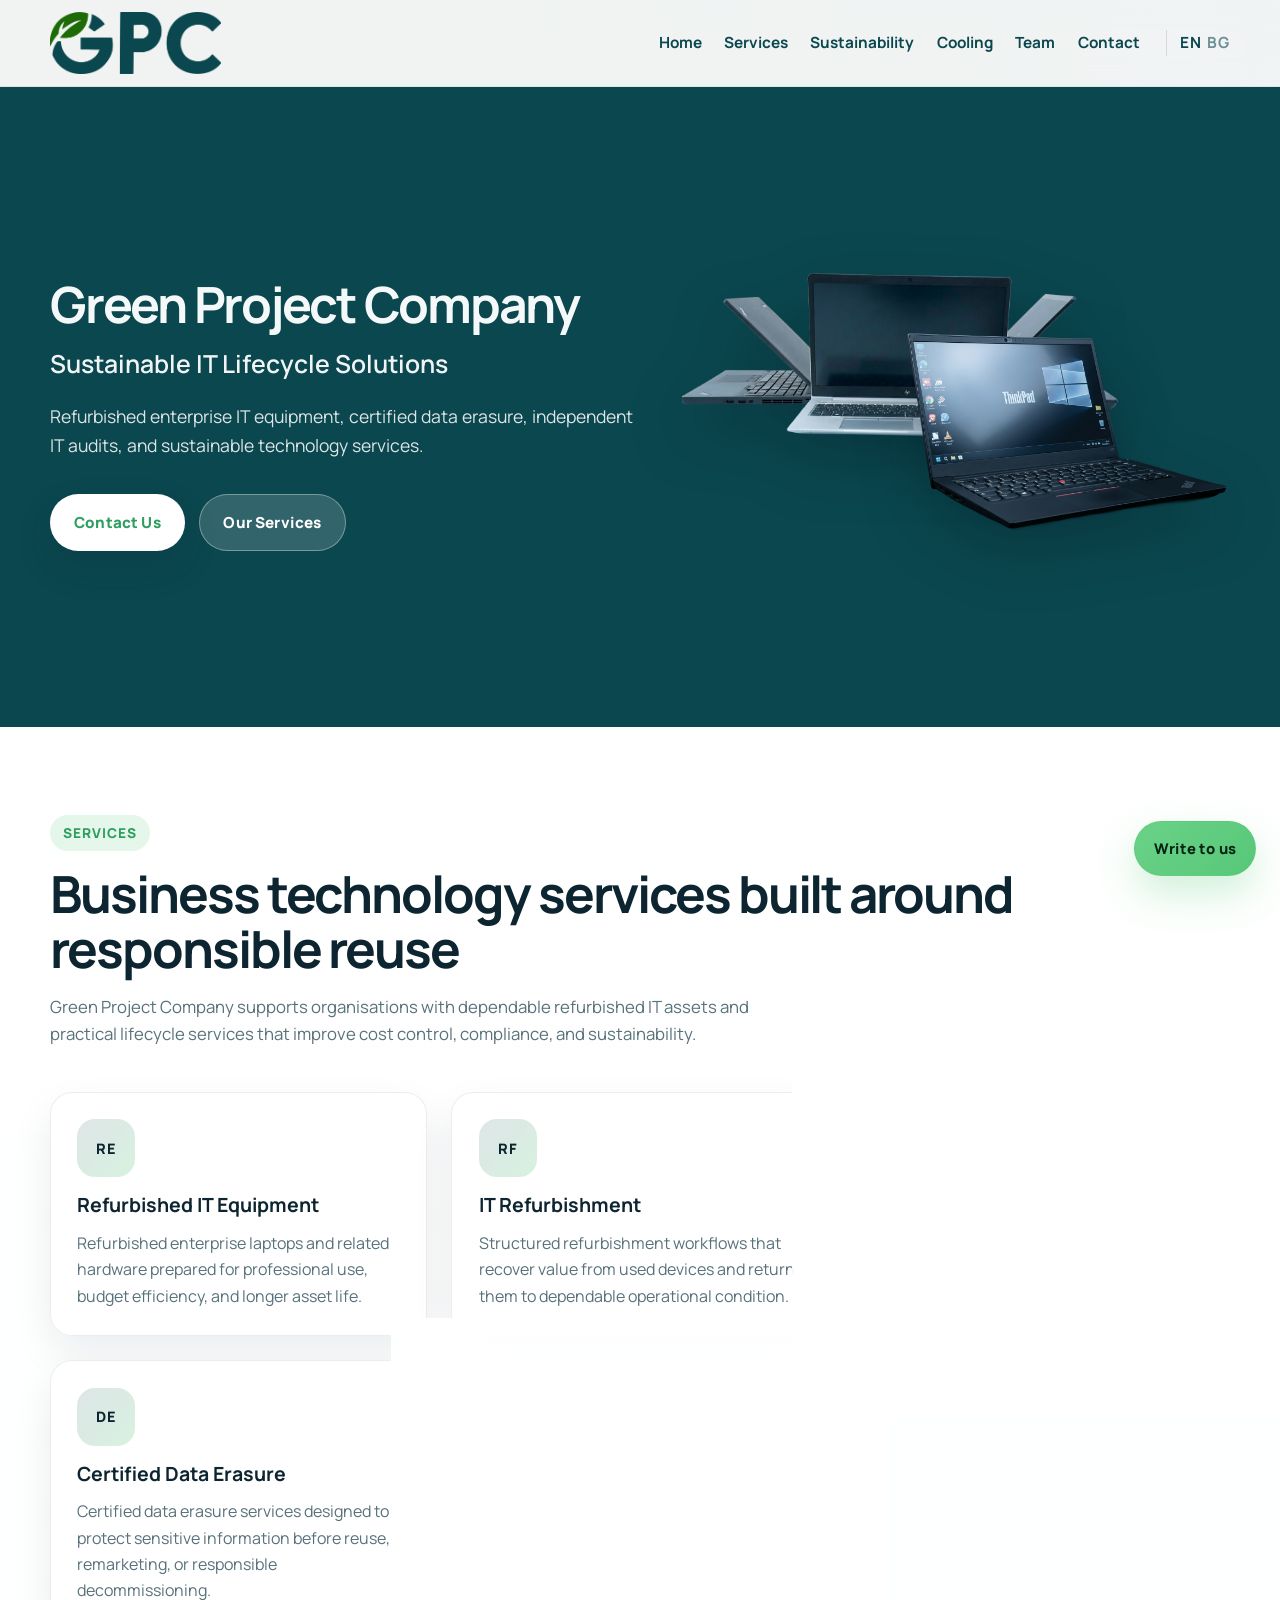
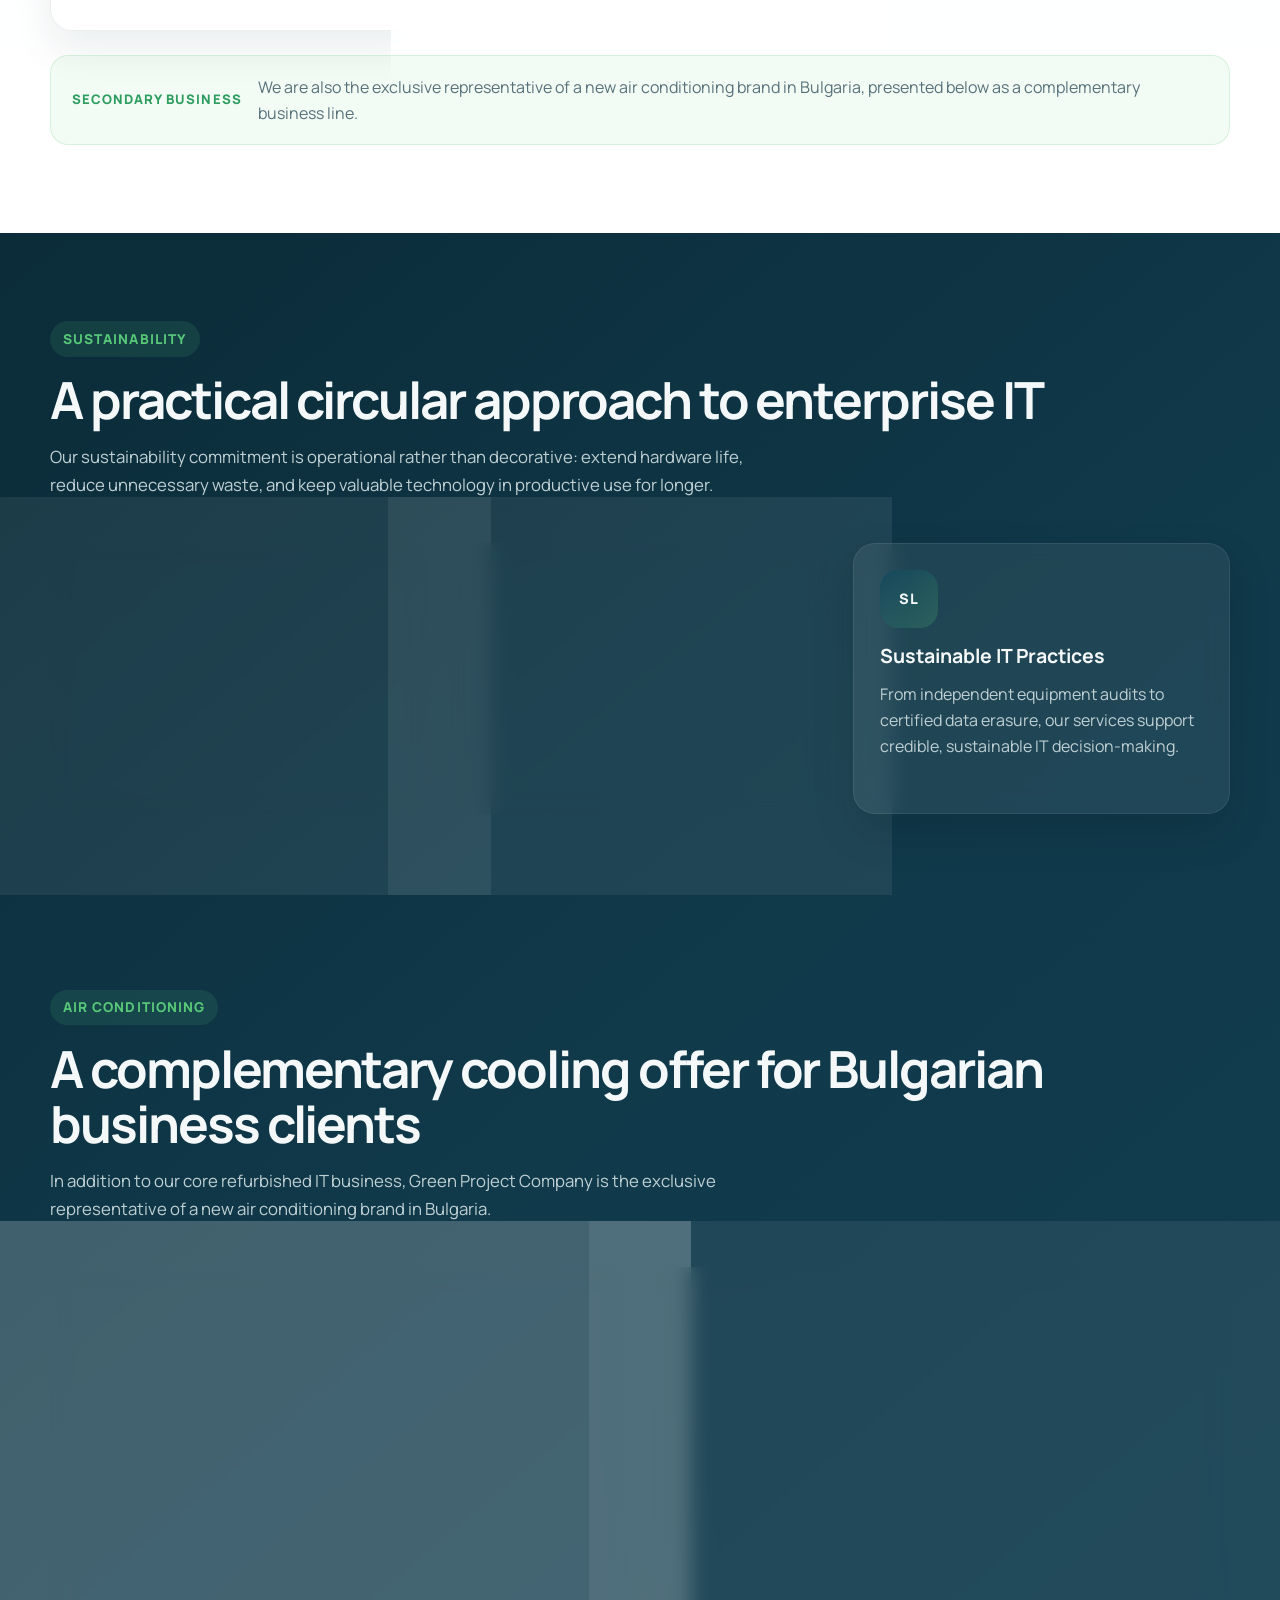
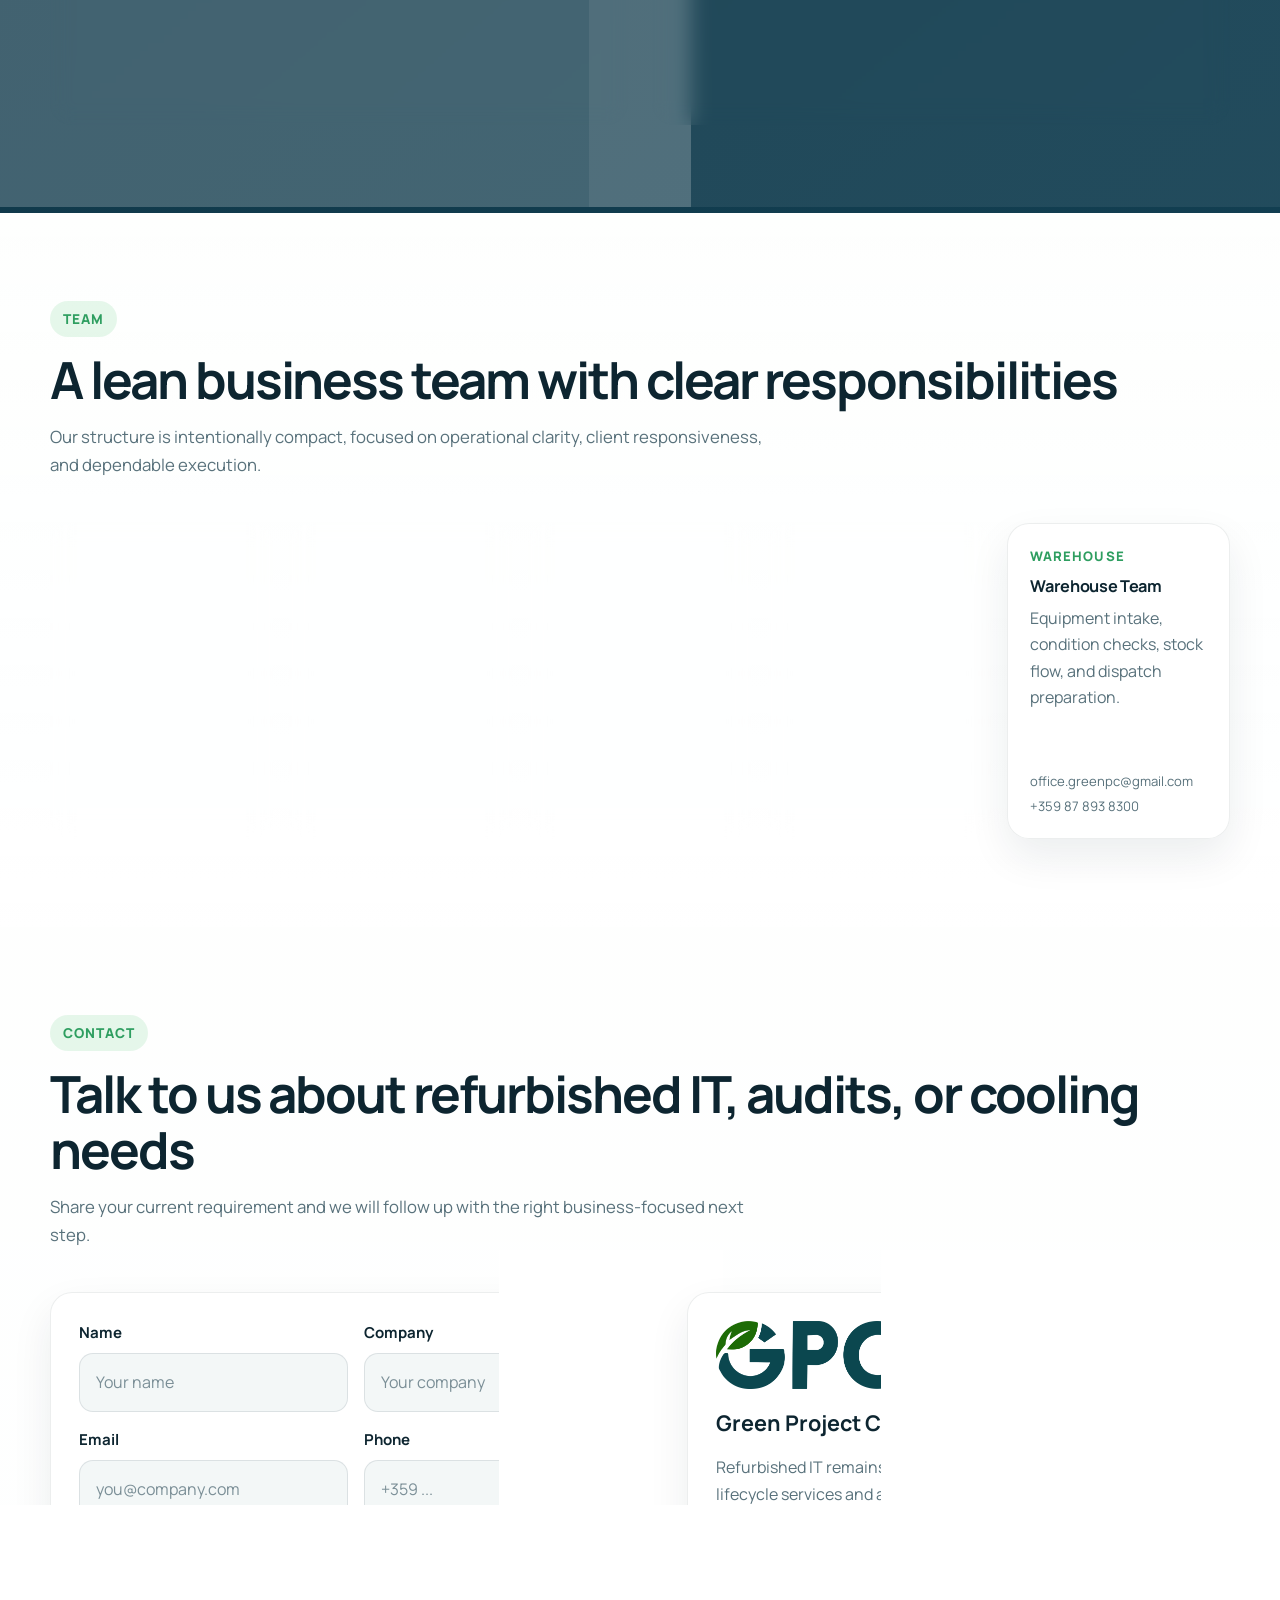
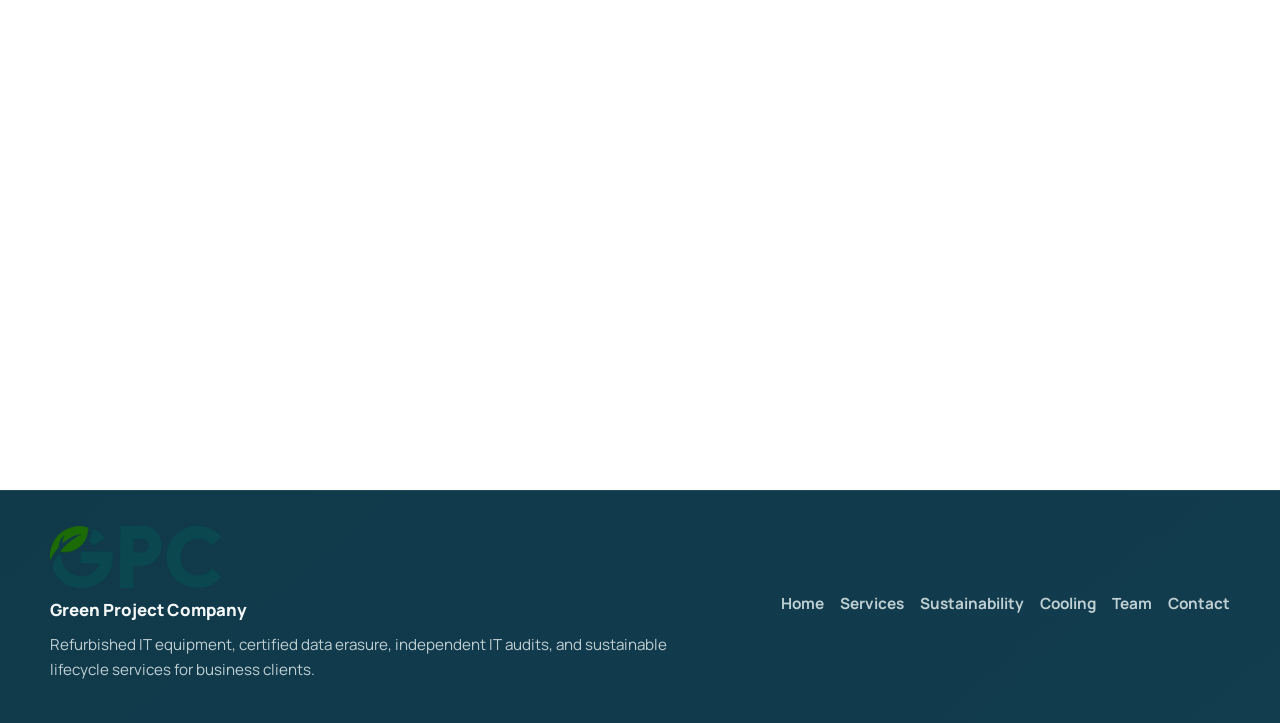
<file: index.html>
<!DOCTYPE html>
<html lang="en">
<head>
  <meta charset="UTF-8" />
  <meta name="viewport" content="width=device-width, initial-scale=1.0" />
  <title>Green Project Company | Sustainable IT Lifecycle Solutions</title>
  <meta
    name="description"
    content="Green Project Company provides refurbished IT equipment, IT refurbishment services, independent audits, certified data erasure, lifecycle management, and sustainable technology solutions for business clients."
  />
  <link rel="preconnect" href="https://fonts.googleapis.com" />
  <link rel="preconnect" href="https://fonts.gstatic.com" crossorigin />
  <link
    href="https://fonts.googleapis.com/css2?family=Manrope:wght@400;500;600;700;800&display=swap"
    rel="stylesheet"
  />
  <link rel="alternate" hreflang="en" href="index.html" />
  <link rel="alternate" hreflang="bg" href="bg.html" />
  <link rel="icon" type="image/png" href="img/favicon.png" />
  <link rel="stylesheet" href="styles.css" />
</head>
<body>
  <header class="site-header">
    <div class="container header-inner">
      <a href="#home" class="logo" aria-label="Green Project Company home">
        <img src="img/final-logo-png-transparent.png" alt="Green Project Company logo" />
      </a>

      <button
        class="menu-toggle"
        aria-label="Toggle navigation"
        aria-expanded="false"
        aria-controls="primary-nav"
        type="button"
      >
        <span></span>
      </button>

      <nav class="nav" id="primary-nav" aria-label="Primary navigation">
        <a href="#home">Home</a>
        <a href="#services">Services</a>
        <a href="#sustainability">Sustainability</a>
        <a href="#cooling">Cooling</a>
        <a href="#team">Team</a>
        <a href="#contact">Contact</a>
        <div class="lang-switch" aria-label="Language switcher">
          <a href="index.html" class="lang-link is-active" aria-current="page">EN</a>
          <a href="bg.html" class="lang-link">BG</a>
        </div>
      </nav>
    </div>
  </header>

  <main>
    <section class="hero section" id="home" aria-labelledby="hero-title">
      <div class="container hero-grid">
        <div class="hero-copy fade-in">
          <h1 id="hero-title">Green Project Company</h1>
          <p class="hero-tagline">Sustainable IT Lifecycle Solutions</p>
          <p class="hero-description">
            Refurbished enterprise IT equipment, certified data erasure, independent IT audits,
            and sustainable technology services.
          </p>

          <div class="hero-actions">
            <a href="#contact" class="btn">Contact Us</a>
            <a href="#services" class="btn btn-secondary">Our Services</a>
          </div>
        </div>

        <div class="hero-visual fade-in" aria-hidden="true">
          <div class="hero-card one">
            <img src="img/refurbished laptops HP, Lenovo, Dell.png" alt="" />
          </div>
          <div class="hero-card two">
            <img src="img/Lenovo E14.png" alt="" />
          </div>
        </div>
      </div>
    </section>

    <section class="section section-light" id="services" aria-labelledby="services-title">
      <div class="container">
        <div class="section-heading fade-in">
          <span class="section-kicker">Services</span>
          <h2 class="section-title" id="services-title">Business technology services built around responsible reuse</h2>
          <p class="section-subtitle">
            Green Project Company supports organisations with dependable refurbished IT assets and
            practical lifecycle services that improve cost control, compliance, and sustainability.
          </p>
        </div>

        <div class="services-grid">
          <article class="card service-card fade-in">
            <div class="icon-wrap">RE</div>
            <h3>Refurbished IT Equipment</h3>
            <p>
              Refurbished enterprise laptops and related hardware prepared for professional use,
              budget efficiency, and longer asset life.
            </p>
          </article>

          <article class="card service-card fade-in">
            <div class="icon-wrap">RF</div>
            <h3>IT Refurbishment</h3>
            <p>
              Structured refurbishment workflows that recover value from used devices and return
              them to dependable operational condition.
            </p>
          </article>

          <article class="card service-card fade-in">
            <div class="icon-wrap">IA</div>
            <h3>Independent IT Audits</h3>
            <p>
              Independent audits of used IT equipment to support procurement decisions, asset
              reviews, and technical due diligence.
            </p>
          </article>

          <article class="card service-card fade-in">
            <div class="icon-wrap">DE</div>
            <h3>Certified Data Erasure</h3>
            <p>
              Certified data erasure services designed to protect sensitive information before
              reuse, remarketing, or responsible decommissioning.
            </p>
          </article>

          <article class="card service-card fade-in">
            <div class="icon-wrap">LM</div>
            <h3>IT Lifecycle Services</h3>
            <p>
              Support across collection, assessment, refurbishment, reporting, and reuse to build
              a more sustainable end-to-end IT lifecycle.
            </p>
          </article>
        </div>

        <div class="secondary-note fade-in">
          <span class="secondary-note-label">Secondary business</span>
          <p>
            We are also the exclusive representative of a new air conditioning brand in Bulgaria,
            presented below as a complementary business line.
          </p>
        </div>
      </div>
    </section>

    <section class="section" id="sustainability" aria-labelledby="sustainability-title">
      <div class="container">
        <div class="section-heading fade-in">
          <span class="section-kicker">Sustainability</span>
          <h2 class="section-title" id="sustainability-title">A practical circular approach to enterprise IT</h2>
          <p class="section-subtitle">
            Our sustainability commitment is operational rather than decorative: extend hardware
            life, reduce unnecessary waste, and keep valuable technology in productive use for longer.
          </p>
        </div>

        <div class="mission-grid">
          <article class="card fade-in">
            <div class="icon-wrap">CE</div>
            <h3>Circular Economy</h3>
            <p>
              We promote responsible reuse by returning suitable business hardware to the market
              instead of shortening its useful life unnecessarily.
            </p>
          </article>

          <article class="card fade-in">
            <div class="icon-wrap">EW</div>
            <h3>Reducing E-Waste</h3>
            <p>
              Refurbishment and secure redeployment reduce e-waste while helping companies manage
              retired assets more responsibly.
            </p>
          </article>

          <article class="card fade-in">
            <div class="icon-wrap">SL</div>
            <h3>Sustainable IT Practices</h3>
            <p>
              From independent equipment audits to certified data erasure, our services support
              credible, sustainable IT decision-making.
            </p>
          </article>
        </div>
      </div>
    </section>

    <section class="section" id="cooling" aria-labelledby="cooling-title">
      <div class="container">
        <div class="section-heading fade-in">
          <span class="section-kicker">Air Conditioning</span>
          <h2 class="section-title" id="cooling-title">A complementary cooling offer for Bulgarian business clients</h2>
          <p class="section-subtitle">
            In addition to our core refurbished IT business, Green Project Company is the exclusive
            representative of a new air conditioning brand in Bulgaria.
          </p>
        </div>

        <div class="products-grid cooling-grid">
          <article class="card product-card fade-in">
            <img
              src="img/kaizen air conditioner.png"
              alt="Kaizen air conditioner unit represented by Green Project Company"
              loading="lazy"
            />
          </article>

          <article class="card cooling-card fade-in">
            <span class="product-label">Exclusive representation</span>
            <h3>New air conditioning systems for commercial environments</h3>
            <p>
              We present a modern cooling line for offices and other professional spaces that need
              reliable, energy-conscious climate control as a secondary extension of our business portfolio.
            </p>

            <ul class="feature-list">
              <li>Exclusive representative in Bulgaria</li>
              <li>Suitable for office and business environments</li>
              <li>Positioned as a complementary offer beside our core IT activity</li>
            </ul>

            <a href="#contact" class="btn btn-secondary">Discuss Cooling Solutions</a>
          </article>
        </div>
      </div>
    </section>

    <section class="section section-light" id="team" aria-labelledby="team-title">
      <div class="container">
        <div class="section-heading fade-in">
          <span class="section-kicker">Team</span>
          <h2 class="section-title" id="team-title">A lean business team with clear responsibilities</h2>
          <p class="section-subtitle">
            Our structure is intentionally compact, focused on operational clarity, client
            responsiveness, and dependable execution.
          </p>
        </div>

        <div class="team-grid">
          <article class="card team-card fade-in">
            <span class="team-role">Founder</span>
            <h3>Dimitar Chakmakov</h3>
            <p>Business strategy, market development, and long-term partnerships.</p>
            <div class="team-contact">
              <a href="mailto:chakmakov@gpc.bg">chakmakov@gpc.bg</a>
              <a href="tel:+359878938326">+359 87 893 8326</a>
            </div>
          </article>

          <article class="card team-card fade-in">
            <span class="team-role">Co-Founder</span>
            <h3>Tonya Kaloyanova</h3>
            <p>Commercial coordination, client communication, project follow-through, and air cooling business support.</p>
            <div class="team-contact">
              <a href="mailto:office@gpc.bg">office@gpc.bg</a>
              <a href="tel:+359878938304">+359 87 893 8304</a>
            </div>
          </article>

          <article class="card team-card fade-in">
            <span class="team-role">Logistics</span>
            <h3>Logistics Team</h3>
            <p>Inbound and outbound coordination, handling schedules, and delivery planning.</p>
            <div class="team-contact">
              <a href="mailto:office.greenpc@gmail.com">office.greenpc@gmail.com</a>
              <a href="tel:+359878938311">+359 87 893 8311</a>
            </div>
          </article>

          <article class="card team-card fade-in">
            <span class="team-role">Accounting</span>
            <h3>Accounting Team</h3>
            <p>Financial administration, invoicing support, and documentation workflows.</p>
            <div class="team-contact">
              <a href="mailto:office.etoda@gmail.com">office.etoda@gmail.com</a>
              <a href="tel:+359877307777">+359 87 730 7777</a>
            </div>
          </article>

          <article class="card team-card fade-in">
            <span class="team-role">Warehouse</span>
            <h3>Warehouse Team</h3>
            <p>Equipment intake, condition checks, stock flow, and dispatch preparation.</p>
            <div class="team-contact">
              <a href="mailto:office.greenpc@gmail.com">office.greenpc@gmail.com</a>
              <a href="tel:+359878938300">+359 87 893 8300</a>
            </div>
          </article>
        </div>
      </div>
    </section>

    <section class="section section-light" id="contact" aria-labelledby="contact-title">
      <div class="container">
        <div class="section-heading fade-in">
          <span class="section-kicker">Contact</span>
          <h2 class="section-title" id="contact-title">Talk to us about refurbished IT, audits, or cooling needs</h2>
          <p class="section-subtitle">
            Share your current requirement and we will follow up with the right business-focused next step.
          </p>
        </div>

        <div class="contact-grid">
          <form
            class="contact-form fade-in"
            id="contact-form"
            data-success="Your message has been sent."
            data-sending="Sending..."
            data-error="Something went wrong. Please try again."
            novalidate
          >
            <div class="form-row">
              <div class="form-group">
                <label for="name">Name</label>
                <input type="text" id="name" name="name" placeholder="Your name" required />
              </div>

              <div class="form-group">
                <label for="company">Company</label>
                <input type="text" id="company" name="company" placeholder="Your company" required />
              </div>
            </div>

            <div class="form-row">
              <div class="form-group">
                <label for="email">Email</label>
                <input type="email" id="email" name="email" placeholder="you@company.com" required />
              </div>

              <div class="form-group">
                <label for="phone">Phone</label>
                <input type="tel" id="phone" name="phone" placeholder="+359 ..." required />
              </div>
            </div>

            <div class="form-group">
              <label for="message">Message</label>
              <textarea
                id="message"
                name="message"
                placeholder="Tell us about your business requirements"
                required
              ></textarea>
            </div>

            <input type="hidden" name="lang" value="en" />

            <div class="visually-hidden" aria-hidden="true">
              <label for="website">Website</label>
              <input type="text" id="website" name="website" tabindex="-1" autocomplete="off" />
            </div>

            <p class="form-status" id="form-status" role="status" aria-live="polite"></p>
            <button type="submit" class="btn">Contact Us</button>
          </form>

          <aside class="contact-info fade-in">
            <div class="contact-logo">
              <img src="img/final-logo-png-transparent.png" alt="Green Project Company logo" loading="lazy" />
            </div>

            <h3>Green Project Company</h3>
            <p class="contact-copy">
              Refurbished IT remains our main focus, supported by secure lifecycle services and a
              complementary air conditioning offer for the Bulgarian market.
            </p>

            <div class="info-item">
              <span>Email</span>
              <a href="mailto:office@gpc.bg">office@gpc.bg</a>
            </div>

            <div class="info-item">
              <span>Phone</span>
              <a href="tel:+359878938304">+359 87 893 8304</a>
            </div>

            <div class="info-item">
              <span>Office</span>
              <p>Burgas, Bulgaria</p>
            </div>

            <div class="info-item">
              <span>Warehouse</span>
              <p>Ruse, Bulgaria</p>
            </div>

            <div class="info-item">
              <span>Business Hours</span>
              <p>Monday to Friday, 09:00 - 18:00</p>
            </div>
          </aside>
        </div>
      </div>
    </section>
  </main>

  <footer class="site-footer">
    <div class="container footer-grid">
      <div class="footer-brand">
        <a href="#home" class="logo" aria-label="Green Project Company home">
          <img src="img/final-logo-png-transparent.png" alt="Green Project Company logo" loading="lazy" />
        </a>
        <span class="footer-company">Green Project Company</span>
        <p class="footer-copy">
          Refurbished IT equipment, certified data erasure, independent IT audits, and sustainable
          lifecycle services for business clients.
        </p>
      </div>

      <nav class="footer-nav" aria-label="Footer navigation">
        <a href="#home">Home</a>
        <a href="#services">Services</a>
        <a href="#sustainability">Sustainability</a>
        <a href="#cooling">Cooling</a>
        <a href="#team">Team</a>
        <a href="#contact">Contact</a>
      </nav>
    </div>
  </footer>

  <a
    href="#contact"
    class="contact-bubble"
    data-contact-bubble
    aria-label="Write to us"
  >
    Write to us
  </a>

  <script src="script.js"></script>
</body>
</html>
</file>
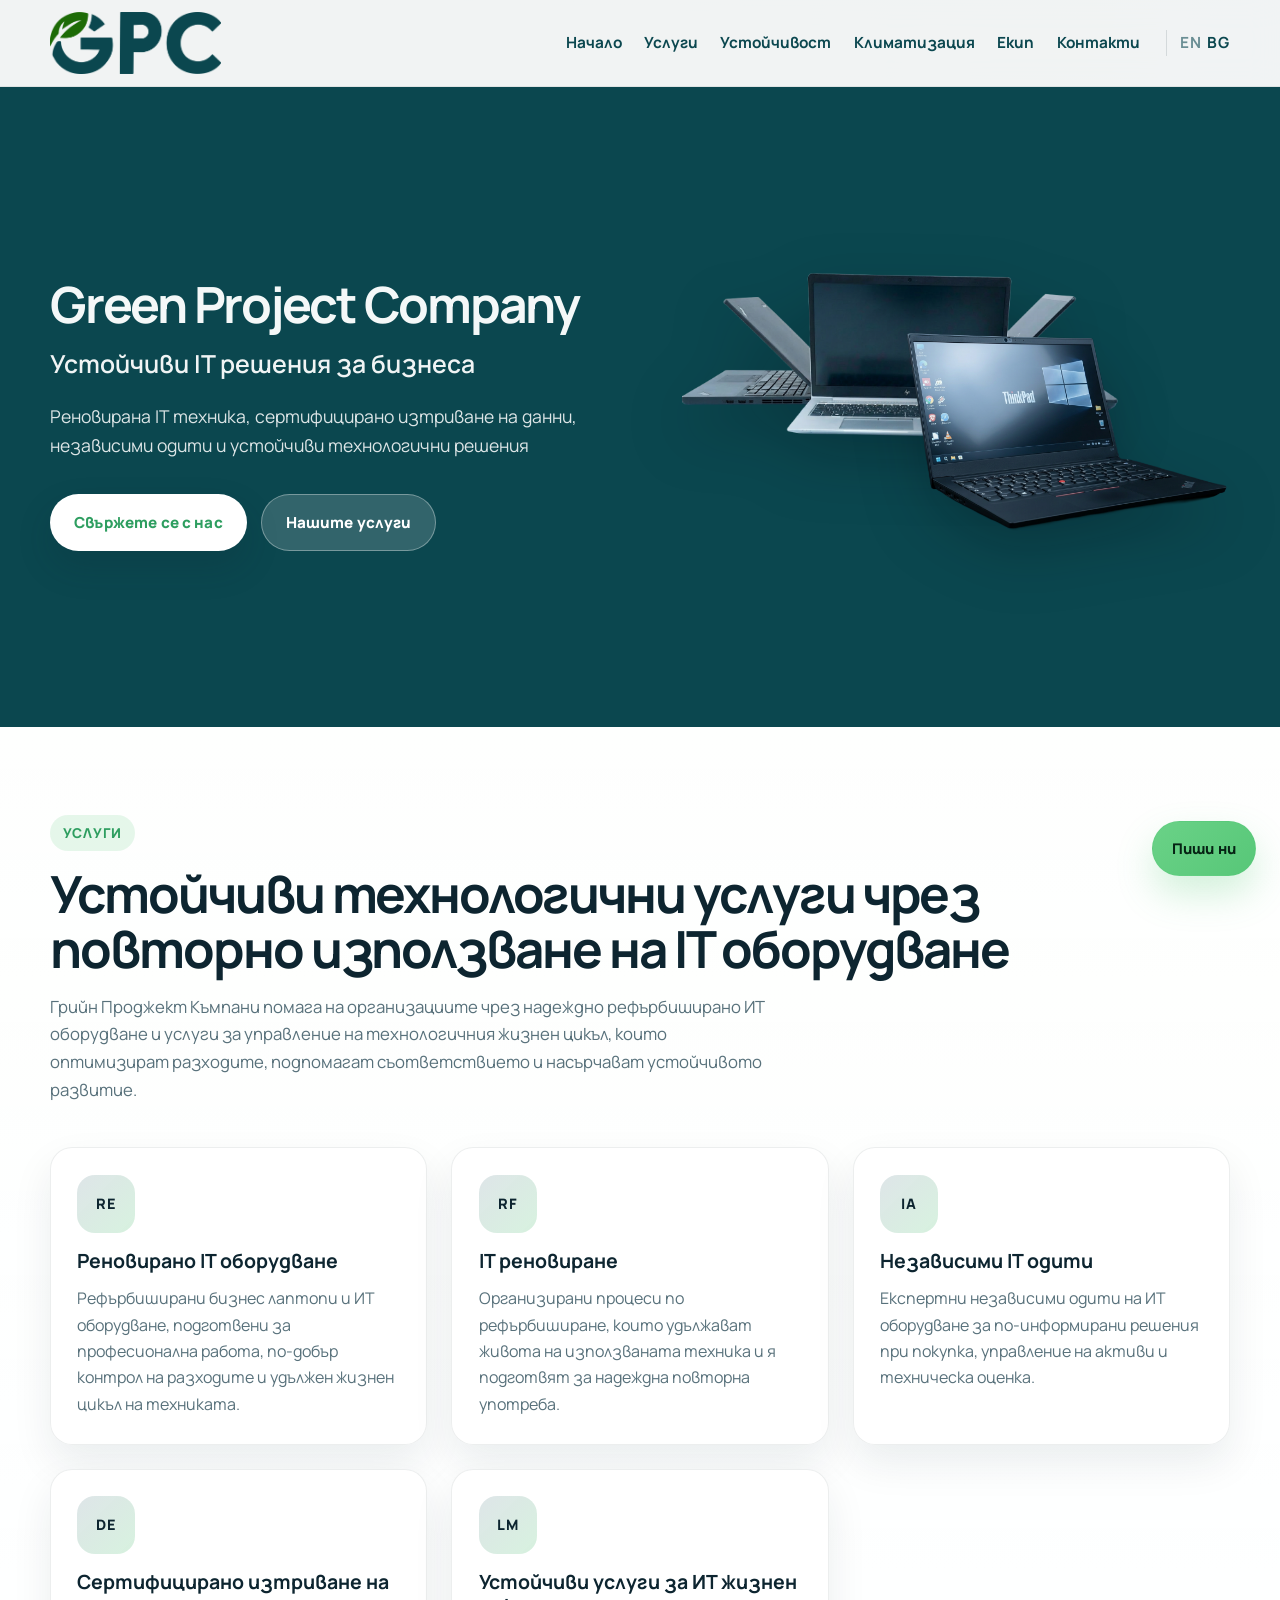
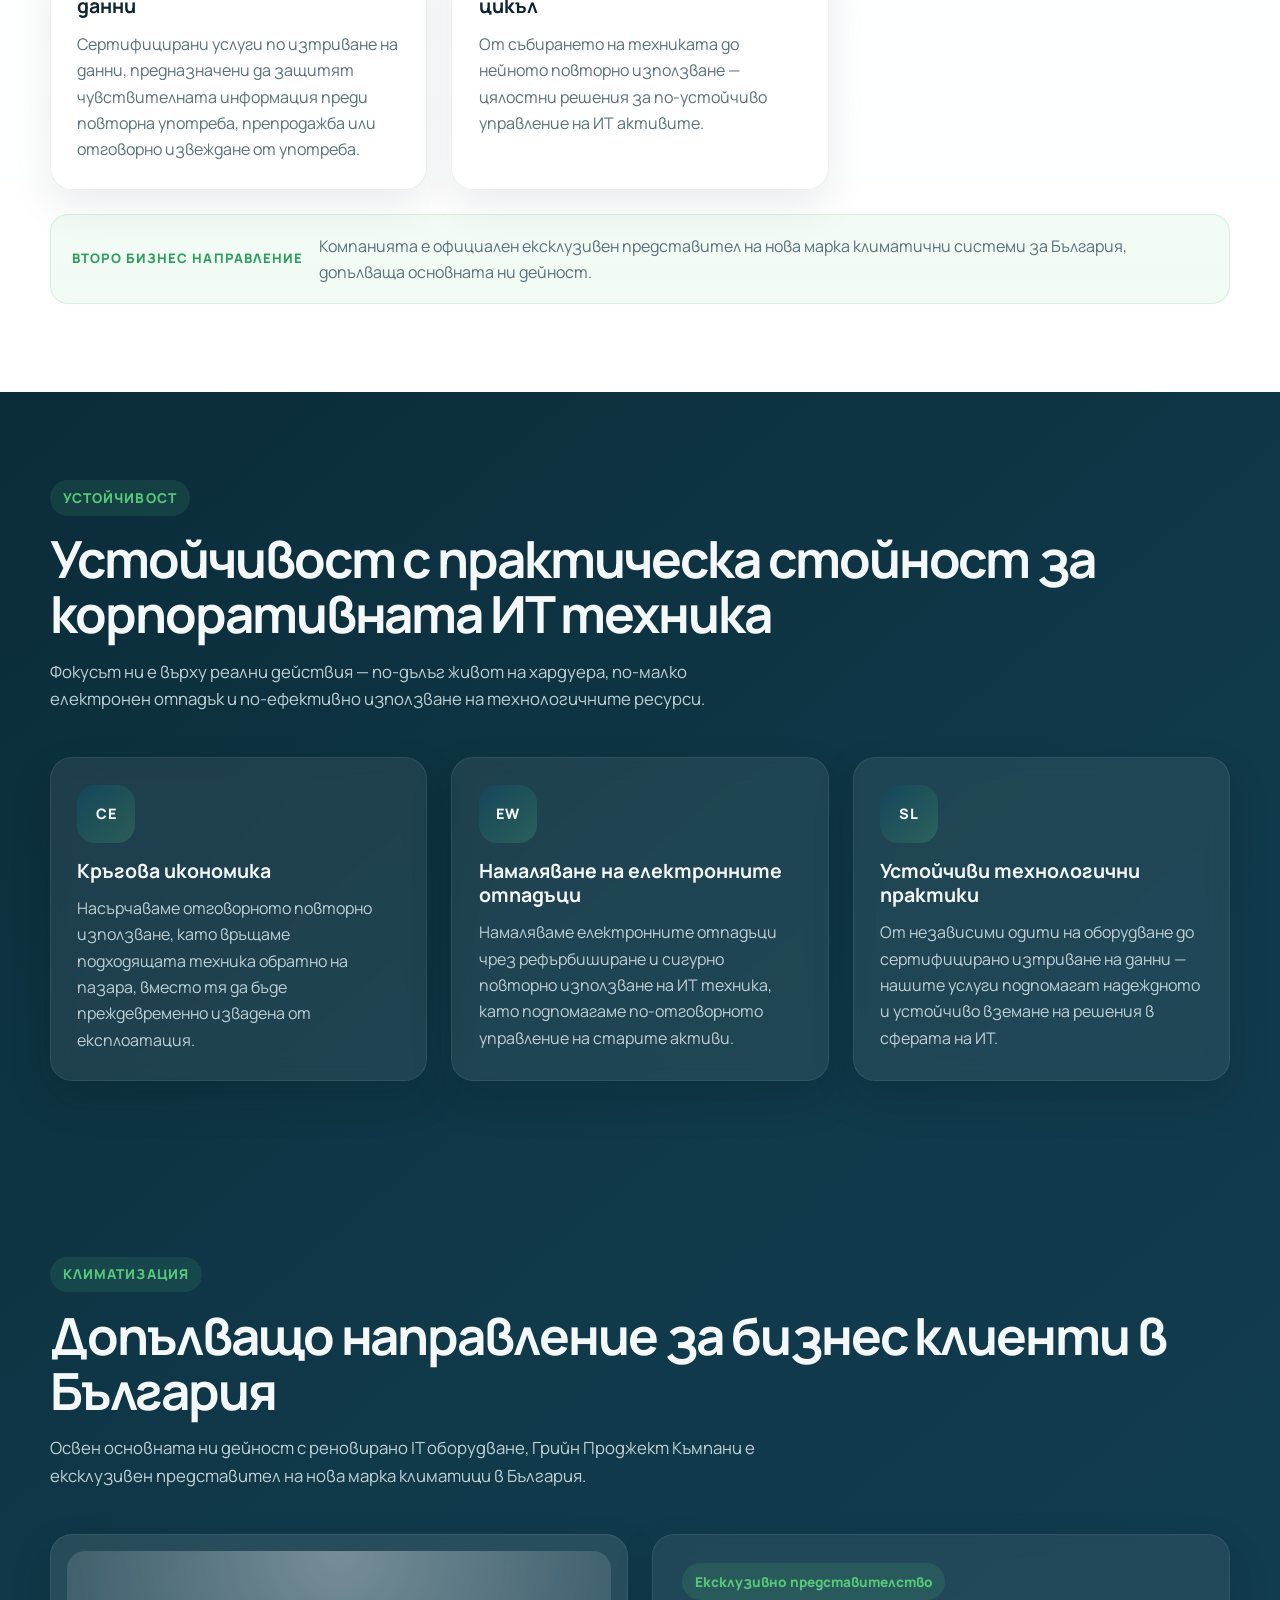
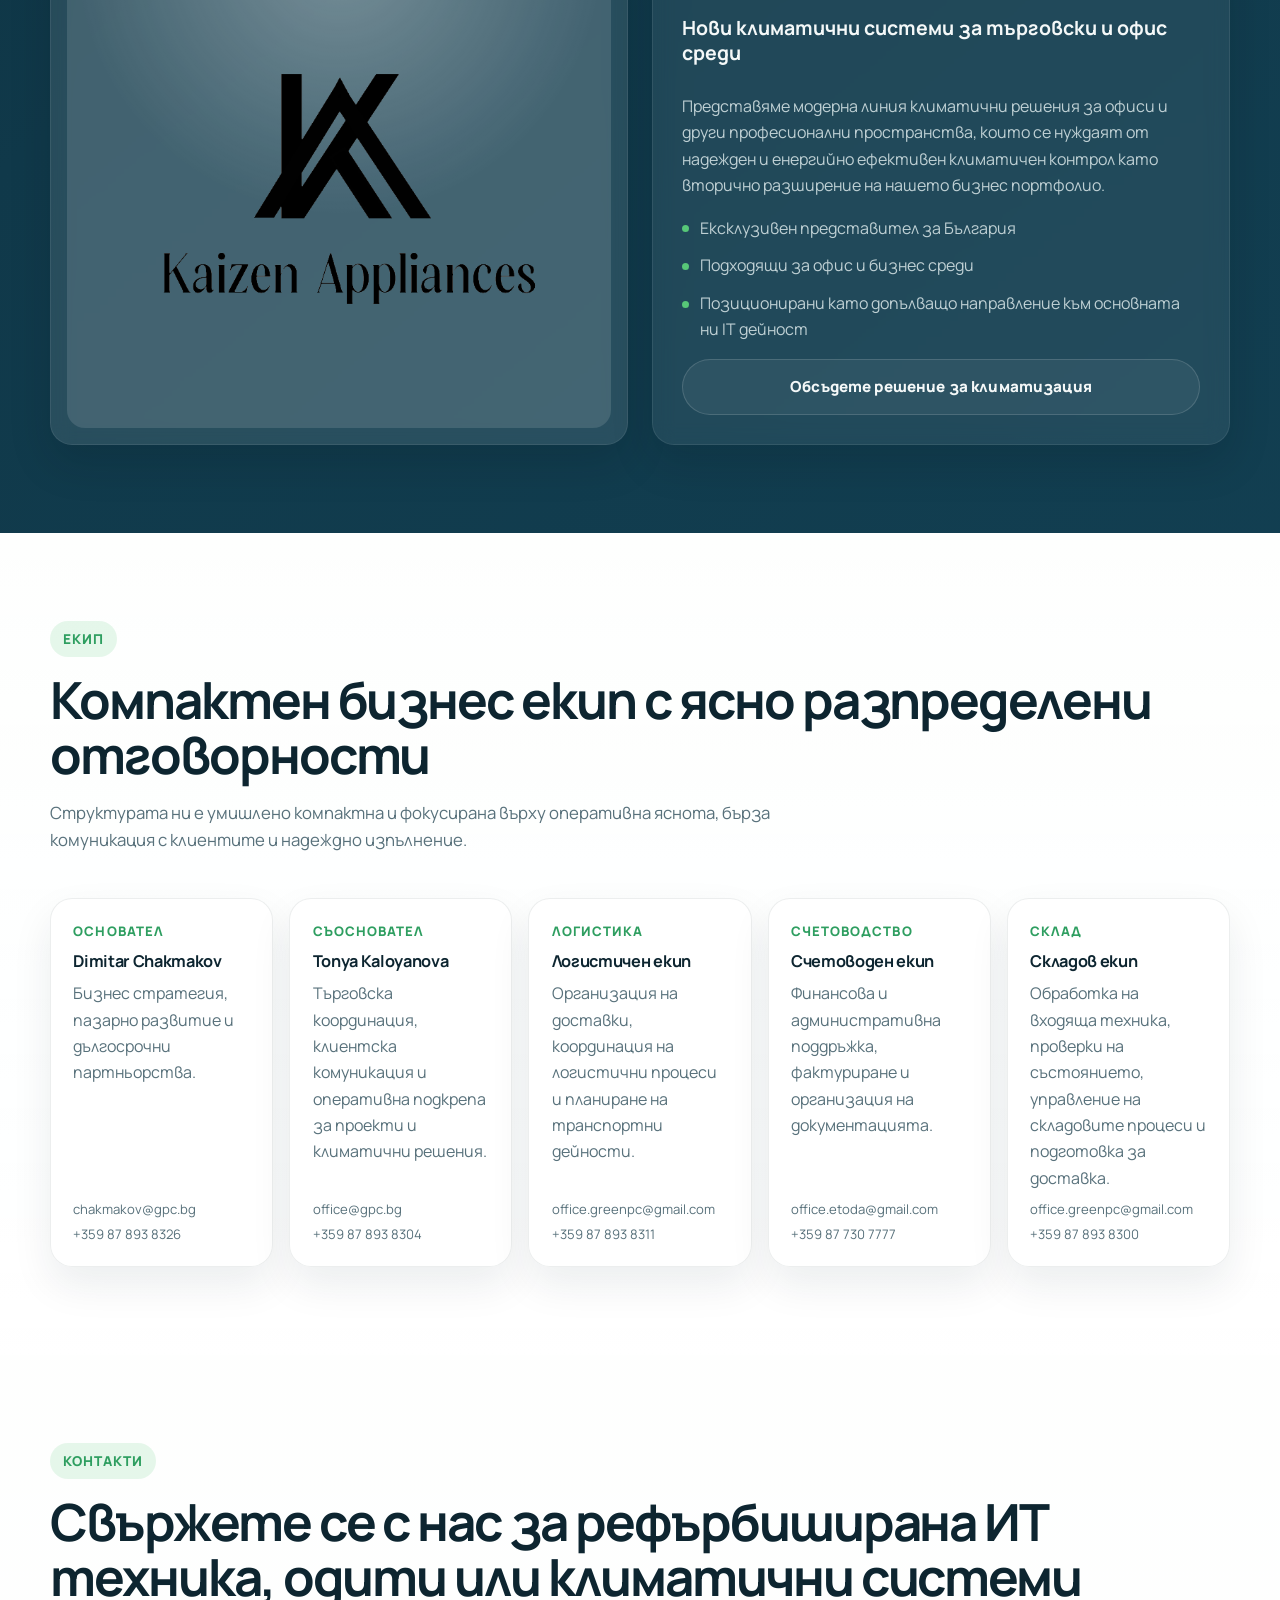
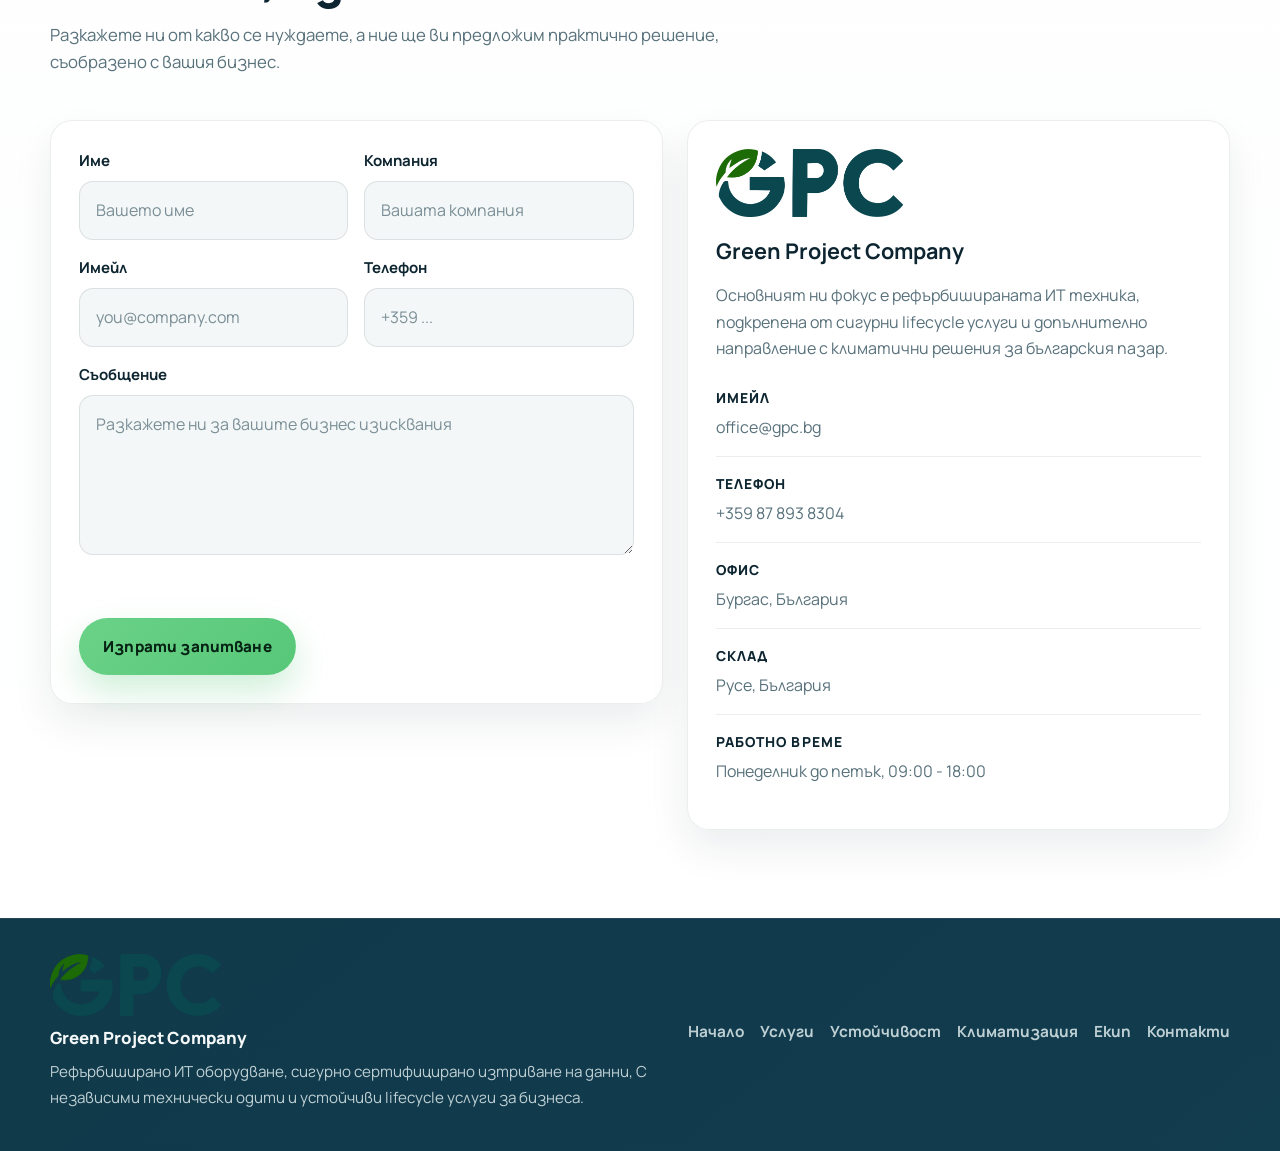
<file: bg.html>
<!DOCTYPE html>
<html lang="bg">
<head>
  <meta charset="UTF-8" />
  <meta name="viewport" content="width=device-width, initial-scale=1.0" />
  <title>Green Project Company | Устойчиви IT решения за бизнеса</title>
  <meta
    name="description"
    content="Green Project Company предлага реновирана IT техника, услуги по реновиране на IT техника, независими одити, сертифицирано изтриване на данни  устойчиви технологични решения."
  />
  <link rel="preconnect" href="https://fonts.googleapis.com" />
  <link rel="preconnect" href="https://fonts.gstatic.com" crossorigin />
  <link
    href="https://fonts.googleapis.com/css2?family=Manrope:wght@400;500;600;700;800&display=swap"
    rel="stylesheet"
  />
  <link rel="alternate" hreflang="en" href="index.html" />
  <link rel="alternate" hreflang="bg" href="bg.html" />
  <link rel="icon" type="image/png" href="img/favicon.png" />
  <link rel="stylesheet" href="styles.css" />
</head>
<body>
  <header class="site-header">
    <div class="container header-inner">
      <a href="#home" class="logo" aria-label="Начало на Green Project Company">
        <img src="img/final-logo-png-transparent.png" alt="Лого на Green Project Company" />
      </a>

      <button
        class="menu-toggle"
        aria-label="Превключване на навигацията"
        aria-expanded="false"
        aria-controls="primary-nav"
        type="button"
      >
        <span></span>
      </button>

      <nav class="nav" id="primary-nav" aria-label="Основна навигация">
        <a href="#home">Начало</a>
        <a href="#services">Услуги</a>
        <a href="#sustainability">Устойчивост</a>
        <a href="#cooling">Климатизация</a>
        <a href="#team">Екип</a>
        <a href="#contact">Контакти</a>
        <div class="lang-switch" aria-label="Превключване на езика">
          <a href="index.html" class="lang-link">EN</a>
          <a href="bg.html" class="lang-link is-active" aria-current="page">BG</a>
        </div>
      </nav>
    </div>
  </header>

  <main>
    <section class="hero section" id="home" aria-labelledby="hero-title">
      <div class="container hero-grid">
        <div class="hero-copy fade-in">
          <h1 id="hero-title">Green Project Company</h1>
          <p class="hero-tagline">Устойчиви IT решения за бизнеса</p>
          <p class="hero-description">
            Реновирана IT техника, сертифицирано изтриване на данни,
            независими одити и устойчиви технологични решения
          </p>

          <div class="hero-actions">
            <a href="#contact" class="btn">Свържете се с нас</a>
            <a href="#services" class="btn btn-secondary">Нашите услуги</a>
          </div>
        </div>

        <div class="hero-visual fade-in" aria-hidden="true">
          <div class="hero-card one">
            <img src="img/refurbished laptops HP, Lenovo, Dell.png" alt="" />
          </div>
          <div class="hero-card two">
            <img src="img/Lenovo E14.png" alt="" />
          </div>
        </div>
      </div>
    </section>

    <section class="section section-light" id="services" aria-labelledby="services-title">
      <div class="container">
        <div class="section-heading fade-in">
          <span class="section-kicker">Услуги</span>
          <h2 class="section-title" id="services-title">Устойчиви технологични услуги чрез повторно използване на IT оборудване</h2>
          <p class="section-subtitle">
            Грийн Проджект Къмпани помага на организациите чрез надеждно рефърбиширано ИТ оборудване
            и услуги за управление на технологичния жизнен цикъл, които оптимизират разходите, 
            подпомагат съответствието и насърчават устойчивото развитие.
          </p>
        </div>

        <div class="services-grid">
          <article class="card service-card fade-in">
            <div class="icon-wrap">RE</div>
            <h3>Реновирано IT оборудване</h3>
            <p>
              Рефърбиширани бизнес лаптопи и ИТ оборудване,
              подготвени за професионална работа, по-добър контрол 
              на разходите и удължен жизнен цикъл на техниката.
            </p>
          </article>

          <article class="card service-card fade-in">
            <div class="icon-wrap">RF</div>
            <h3>IT реновиране</h3>
            <p>
              Организирани процеси по рефърбиширане,
               които удължават живота на използваната техника
                и я подготвят за надеждна повторна употреба.
            </p>
          </article>

          <article class="card service-card fade-in">
            <div class="icon-wrap">IA</div>
            <h3>Независими IT одити</h3>
            <p>
              Експертни независими одити на ИТ оборудване за по-информирани решения при покупка, 
              управление на активи и техническа оценка.
            </p>
          </article>

          <article class="card service-card fade-in">
            <div class="icon-wrap">DE</div>
            <h3>Сертифицирано изтриване на данни</h3>
            <p>
              Сертифицирани услуги по изтриване на данни, предназначени да защитят чувствителната
              информация преди повторна употреба, препродажба или отговорно извеждане от употреба.
            </p>
          </article>

          <article class="card service-card fade-in">
            <div class="icon-wrap">LM</div>
            <h3>Устойчиви услуги за ИТ жизнен цикъл</h3>
            <p>
              От събирането на техниката до нейното повторно използване — цялостни
              решения за по-устойчиво управление на ИТ активите.
            </p>
          </article>
        </div>

        <div class="secondary-note fade-in">
          <span class="secondary-note-label">Второ бизнес направление</span>
          <p>
           Компанията е официален ексклузивен представител на нова марка
            климатични системи за България, допълваща основната ни дейност.
          </p>
        </div>
      </div>
    </section>

    <section class="section" id="sustainability" aria-labelledby="sustainability-title">
      <div class="container">
        <div class="section-heading fade-in">
          <span class="section-kicker">Устойчивост</span>
          <h2 class="section-title" id="sustainability-title">Устойчивост с практическа стойност за корпоративната ИТ техника</h2>
          <p class="section-subtitle">
            Фокусът ни е върху реални действия — по-дълъг живот на хардуера,
             по-малко електронен отпадък и по-ефективно използване на технологичните ресурси.
          </p>
        </div>

        <div class="mission-grid">
          <article class="card fade-in">
            <div class="icon-wrap">CE</div>
            <h3>Кръгова икономика</h3>
            <p>
              Насърчаваме отговорното повторно използване, като връщаме подходящата техника обратно на пазара,
              вместо тя да бъде преждевременно извадена от експлоатация.
            </p>
          </article>

          <article class="card fade-in">
            <div class="icon-wrap">EW</div>
            <h3>Намаляване на електронните отпадъци</h3>
            <p>
              Намаляваме електронните отпадъци чрез рефърбиширане и сигурно повторно използване на ИТ техника,
              като подпомагаме по-отговорното управление на старите активи.
          </article>

          <article class="card fade-in">
            <div class="icon-wrap">SL</div>
            <h3>Устойчиви технологични практики</h3>
            <p>
              От независими одити на оборудване до сертифицирано изтриване на данни — нашите
              услуги подпомагат надеждното и устойчиво вземане на решения в сферата на ИТ.
            </p>
          </article>
        </div>
      </div>
    </section>

    <section class="section" id="cooling" aria-labelledby="cooling-title">
      <div class="container">
        <div class="section-heading fade-in">
          <span class="section-kicker">Климатизация</span>
          <h2 class="section-title" id="cooling-title">Допълващо направление за бизнес клиенти в България</h2>
          <p class="section-subtitle">
            Освен основната ни дейност с реновирано IT оборудване, Грийн Проджект Къмпани е
            ексклузивен представител на нова марка климатици в България.
          </p>
        </div>

        <div class="products-grid cooling-grid">
          <article class="card product-card fade-in">
            <img
              src="img/kaizen air conditioner.png"
              alt="Климатик Kaizen, представян от Green Project Company"
              loading="lazy"
            />
          </article>

          <article class="card cooling-card fade-in">
            <span class="product-label">Ексклузивно представителство</span>
            <h3>Нови климатични системи за търговски и офис среди</h3>
            <p>
              Представяме модерна линия климатични решения за офиси и други професионални пространства,
              които се нуждаят от надежден и енергийно ефективен климатичен контрол като вторично
              разширение на нашето бизнес портфолио.
            </p>

            <ul class="feature-list">
              <li>Ексклузивен представител за България</li>
              <li>Подходящи за офис и бизнес среди</li>
              <li>Позиционирани като допълващо направление към основната ни IT дейност</li>
            </ul>

            <a href="#contact" class="btn btn-secondary">Обсъдете решение за климатизация</a>
          </article>
        </div>
      </div>
    </section>

    <section class="section section-light" id="team" aria-labelledby="team-title">
      <div class="container">
        <div class="section-heading fade-in">
          <span class="section-kicker">Екип</span>
          <h2 class="section-title" id="team-title">Компактен бизнес екип с ясно разпределени отговорности</h2>
          <p class="section-subtitle">
            Структурата ни е умишлено компактна и фокусирана върху оперативна яснота,
            бърза комуникация с клиентите и надеждно изпълнение.
          </p>
        </div>

        <div class="team-grid">
          <article class="card team-card fade-in">
            <span class="team-role">Основател</span>
            <h3>Dimitar Chakmakov</h3>
            <p>Бизнес стратегия, пазарно развитие и дългосрочни партньорства.</p>
            <div class="team-contact">
              <a href="mailto:chakmakov@gpc.bg">chakmakov@gpc.bg</a>
              <a href="tel:+359878938326">+359 87 893 8326</a>
            </div>
          </article>

          <article class="card team-card fade-in">
            <span class="team-role">Съосновател</span>
            <h3>Tonya Kaloyanova</h3>
            <p>Търговска координация, клиентска комуникация и оперативна подкрепа за проекти и климатични решения.</p>
            <div class="team-contact">
              <a href="mailto:office@gpc.bg">office@gpc.bg</a>
              <a href="tel:+359878938304">+359 87 893 8304</a>
            </div>
          </article>

          <article class="card team-card fade-in">
            <span class="team-role">Логистика</span>
            <h3>Логистичен екип</h3>
            <p>Организация на доставки, координация на логистични процеси и планиране на транспортни дейности.</p>
            <div class="team-contact">
              <a href="mailto:office.greenpc@gmail.com">office.greenpc@gmail.com</a>
              <a href="tel:+359878938311">+359 87 893 8311</a>
            </div>
          </article>

          <article class="card team-card fade-in">
            <span class="team-role">Счетоводство</span>
            <h3>Счетоводен екип</h3>
            <p>Финансова и административна поддръжка, фактуриране и организация на документацията.</p>
            <div class="team-contact">
              <a href="mailto:office.etoda@gmail.com">office.etoda@gmail.com</a>
              <a href="tel:+359877307777">+359 87 730 7777</a>
            </div>
          </article>

          <article class="card team-card fade-in">
            <span class="team-role">Склад</span>
            <h3>Складов екип</h3>
            <p>Обработка на входяща техника, проверки на състоянието, управление на складовите процеси и подготовка за доставка.</p>
            <div class="team-contact">
              <a href="mailto:office.greenpc@gmail.com">office.greenpc@gmail.com</a>
              <a href="tel:+359878938300">+359 87 893 8300</a>
            </div>
          </article>
        </div>
      </div>
    </section>

    <section class="section section-light" id="contact" aria-labelledby="contact-title">
      <div class="container">
        <div class="section-heading fade-in">
          <span class="section-kicker">Контакти</span>
          <h2 class="section-title" id="contact-title">Свържете се с нас за рефърбиширана ИТ техника, одити или климатични системи</h2>
          <p class="section-subtitle">
            Разкажете ни от какво се нуждаете, а ние ще ви предложим практично решение, съобразено с вашия бизнес.
          </p>
        </div>

        <div class="contact-grid">
          <form
            class="contact-form fade-in"
            id="contact-form"
            data-success="Вашето съобщение беше изпратено."
            data-sending="Изпращане..."
            data-error="Нещо се обърка. Моля, опитайте отново."
            novalidate
          >
            <div class="form-row">
              <div class="form-group">
                <label for="name">Име</label>
                <input type="text" id="name" name="name" placeholder="Вашето име" required />
              </div>

              <div class="form-group">
                <label for="company">Компания</label>
                <input type="text" id="company" name="company" placeholder="Вашата компания" required />
              </div>
            </div>

            <div class="form-row">
              <div class="form-group">
                <label for="email">Имейл</label>
                <input type="email" id="email" name="email" placeholder="you@company.com" required />
              </div>

              <div class="form-group">
                <label for="phone">Телефон</label>
                <input type="tel" id="phone" name="phone" placeholder="+359 ..." required />
              </div>
            </div>

            <div class="form-group">
              <label for="message">Съобщение</label>
              <textarea
                id="message"
                name="message"
                placeholder="Разкажете ни за вашите бизнес изисквания"
                required
              ></textarea>
            </div>

            <input type="hidden" name="lang" value="bg" />

            <div class="visually-hidden" aria-hidden="true">
              <label for="website">Website</label>
              <input type="text" id="website" name="website" tabindex="-1" autocomplete="off" />
            </div>

            <p class="form-status" id="form-status" role="status" aria-live="polite"></p>
            <button type="submit" class="btn">Изпрати запитване</button>
          </form>

          <aside class="contact-info fade-in">
            <div class="contact-logo">
              <img src="img/final-logo-png-transparent.png" alt="Лого на Green Project Company" loading="lazy" />
            </div>

            <h3>Green Project Company</h3>
            <p class="contact-copy">
              Основният ни фокус е рефърбишираната ИТ техника, подкрепена от сигурни lifecycle
              услуги и допълнително направление с климатични решения за българския пазар.
            </p>

            <div class="info-item">
              <span>Имейл</span>
              <a href="mailto:office@gpc.bg">office@gpc.bg</a>
            </div>

            <div class="info-item">
              <span>Телефон</span>
              <a href="tel:+359878938304">+359 87 893 8304</a>
            </div>

            <div class="info-item">
              <span>Офис</span>
              <p>Бургас, България</p>
            </div>

            <div class="info-item">
              <span>Склад</span>
              <p>Русе, България</p>
            </div>

            <div class="info-item">
              <span>Работно време</span>
              <p>Понеделник до петък, 09:00 - 18:00</p>
            </div>
          </aside>
        </div>
      </div>
    </section>
  </main>

  <footer class="site-footer">
    <div class="container footer-grid">
      <div class="footer-brand">
        <a href="#home" class="logo" aria-label="Начало на Green Project Company">
          <img src="img/final-logo-png-transparent.png" alt="Лого на Green Project Company" loading="lazy" />
        </a>
        <span class="footer-company">Green Project Company</span>
        <p class="footer-copy">
          Рефърбиширано ИТ оборудване, сигурно сертифицирано изтриване на данни,
          С независими технически одити и устойчиви lifecycle услуги за бизнеса.
        </p>
      </div>

      <nav class="footer-nav" aria-label="Навигация във футъра">
        <a href="#home">Начало</a>
        <a href="#services">Услуги</a>
        <a href="#sustainability">Устойчивост</a>
        <a href="#cooling">Климатизация</a>
        <a href="#team">Екип</a>
        <a href="#contact">Контакти</a>
      </nav>
    </div>
  </footer>

  <a
    href="#contact"
    class="contact-bubble"
    data-contact-bubble
    aria-label="Пиши ни"
  >
    Пиши ни
  </a>

  <script src="script.js"></script>
</body>
</html>
</file>
<file: styles.css>
:root {
  --bg-dark: #041920;
  --bg-deep: #0a2a38;
  --bg-primary: #10394a;
  --bg-secondary: #15475c;
  --bg-light: #f5f9f8;
  --bg-light-alt: #edf4f3;
  --text-main: #f4f8f8;
  --text-soft: #bfd0d4;
  --text-dark: #0d2530;
  --text-muted: #58717b;
  --surface: rgba(255, 255, 255, 0.07);
  --surface-strong: rgba(255, 255, 255, 0.11);
  --accent: #57c778;
  --accent-strong: #2e9e60;
  --line: rgba(255, 255, 255, 0.1);
  --line-dark: rgba(13, 37, 48, 0.1);
  --shadow-soft: 0 18px 42px rgba(1, 16, 22, 0.16);
  --shadow-strong: 0 28px 56px rgba(1, 16, 22, 0.24);
  --radius-xl: 28px;
  --radius-lg: 22px;
  --radius-md: 18px;
  --radius-sm: 14px;
  --transition: 0.28s ease;
  --max-width: 1180px;
}

* {
  box-sizing: border-box;
  margin: 0;
  padding: 0;
}

html {
  scroll-behavior: smooth;
}

body {
  font-family: "Manrope", "Segoe UI", sans-serif;
  background:
    radial-gradient(circle at top left, rgba(87, 199, 120, 0.14), transparent 30%),
    radial-gradient(circle at top right, rgba(21, 71, 92, 0.38), transparent 28%),
    linear-gradient(140deg, var(--bg-dark), var(--bg-primary) 48%, var(--bg-secondary));
  color: var(--text-main);
  line-height: 1.65;
  overflow-x: hidden;
  text-rendering: optimizeLegibility;
}

img {
  display: block;
  max-width: 100%;
}

a {
  color: inherit;
  text-decoration: none;
}

button,
input,
textarea {
  font: inherit;
}

section[id] {
  scroll-margin-top: 104px;
}

.container {
  width: min(100% - 2rem, var(--max-width));
  margin: 0 auto;
}

.section {
  padding: 5.5rem 0;
  position: relative;
}

.section-light {
  background:
    linear-gradient(180deg, rgba(255, 255, 255, 0.92), rgba(255, 255, 255, 0.98)),
    linear-gradient(180deg, var(--bg-light), var(--bg-light-alt));
  color: var(--text-dark);
}

.section-heading {
  margin-bottom: 2.75rem;
}

.section-kicker {
  display: inline-flex;
  align-items: center;
  gap: 0.5rem;
  margin-bottom: 0.95rem;
  padding: 0.42rem 0.8rem;
  border-radius: 999px;
  background: rgba(87, 199, 120, 0.12);
  color: var(--accent);
  font-size: 0.85rem;
  font-weight: 800;
  letter-spacing: 0.08em;
  text-transform: uppercase;
}

.section-light .section-kicker {
  background: rgba(87, 199, 120, 0.15);
  color: var(--accent-strong);
}

.section-title {
  font-size: clamp(2rem, 4vw, 3.25rem);
  line-height: 1.08;
  letter-spacing: -0.04em;
  margin-bottom: 1rem;
}

.section-subtitle {
  max-width: 720px;
  color: var(--text-soft);
  font-size: 1.05rem;
}

.section-light .section-title,
.section-light .card h3,
.section-light .contact-info h3,
.section-light label {
  color: var(--text-dark);
}

.section-light .section-subtitle,
.section-light .card p,
.section-light .contact-copy,
.section-light .info-item p,
.section-light .info-item a {
  color: var(--text-muted);
}

.fade-in {
  opacity: 0;
  transform: translateY(28px);
  transition: opacity 0.8s ease, transform 0.8s ease;
}

.fade-in.visible {
  opacity: 1;
  transform: translateY(0);
}

.site-header {
  position: sticky;
  top: 0;
  z-index: 1000;
  background: rgba(255, 255, 255, 0.94);
  backdrop-filter: blur(16px);
  border-bottom: 1px solid rgba(13, 37, 48, 0.08);
  transition: background var(--transition), box-shadow var(--transition), border-color var(--transition);
}

.site-header.scrolled {
  background: rgba(255, 255, 255, 0.98);
  border-color: rgba(13, 37, 48, 0.1);
  box-shadow: 0 16px 34px rgba(13, 37, 48, 0.12);
}

.header-inner {
  min-height: 86px;
  display: flex;
  align-items: center;
  gap: 1rem;
}

.logo {
  display: inline-flex;
  align-items: center;
  flex: 0 0 auto;
}

.logo img {
  height: 62px;
  width: auto;
  object-fit: contain;
}

.nav {
  display: flex;
  align-items: center;
  gap: 1.4rem;
  margin-left: auto;
}

.nav a,
.footer-nav a,
.team-contact a,
.info-item a {
  transition: color var(--transition), opacity var(--transition);
}

.nav a {
  color: #0b474f;
  font-size: 0.96rem;
  font-weight: 700;
}

.footer-nav a {
  color: var(--text-soft);
  font-size: 0.96rem;
  font-weight: 700;
}

.nav a:hover,
.nav a:focus {
  color: #0f5f6a;
}

.footer-nav a:hover,
.footer-nav a:focus {
  color: var(--text-main);
}

.lang-switch {
  display: inline-flex;
  align-items: center;
  gap: 0.35rem;
  margin-left: 0.25rem;
  padding-left: 0.8rem;
  border-left: 1px solid rgba(13, 37, 48, 0.12);
}

.lang-link {
  color: #0b474f;
  font-size: 0.82rem;
  font-weight: 800;
  letter-spacing: 0.06em;
  opacity: 0.58;
  text-transform: uppercase;
}

.lang-link.is-active {
  opacity: 1;
}

.lang-link:hover,
.lang-link:focus {
  color: #0f5f6a;
  opacity: 1;
}

.menu-toggle {
  display: none;
  width: 46px;
  height: 46px;
  border: 0;
  border-radius: 14px;
  background: rgba(87, 199, 120, 0.12);
  cursor: pointer;
  align-items: center;
  justify-content: center;
  position: relative;
}

.menu-toggle span,
.menu-toggle::before,
.menu-toggle::after {
  content: "";
  position: absolute;
  width: 22px;
  height: 2px;
  border-radius: 999px;
  background: #0b474f;
  transition: transform var(--transition), opacity var(--transition);
}

.menu-toggle::before {
  transform: translateY(-7px);
}

.menu-toggle::after {
  transform: translateY(7px);
}

.menu-toggle.active span {
  opacity: 0;
}

.menu-toggle.active::before {
  transform: rotate(45deg);
}

.menu-toggle.active::after {
  transform: rotate(-45deg);
}

.hero {
  padding: 5.5rem 0 4.5rem;
  background: #0b474f;
}

.hero-grid {
  display: grid;
  grid-template-columns: 1.08fr 1fr;
  gap: 2.5rem;
  align-items: center;
}

.hero-copy h1 {
  font-size: clamp(2.2rem, 3.9vw, 3.95rem);
  line-height: 1.02;
  letter-spacing: -0.045em;
  margin-bottom: 0.9rem;
  white-space: nowrap;
}

.hero-tagline {
  color: rgba(255, 255, 255, 0.94);
  font-size: clamp(1.2rem, 2vw, 1.55rem);
  font-weight: 600;
  margin-bottom: 1.05rem;
}

.hero-description {
  max-width: 590px;
  color: rgba(255, 255, 255, 0.86);
  font-size: 1.1rem;
  margin-bottom: 2.15rem;
}

.hero-actions {
  display: flex;
  flex-wrap: wrap;
  gap: 0.9rem;
}

.hero .btn {
  background: #ffffff;
  color: var(--accent-strong);
  box-shadow: 0 16px 34px rgba(13, 37, 48, 0.18);
}

.hero .btn:hover,
.hero .btn:focus {
  box-shadow: 0 20px 38px rgba(13, 37, 48, 0.22);
}

.hero .btn-secondary {
  background: rgba(255, 255, 255, 0.16);
  color: #ffffff;
  border-color: rgba(255, 255, 255, 0.34);
  box-shadow: none;
}

.hero .btn-secondary:hover,
.hero .btn-secondary:focus {
  background: rgba(255, 255, 255, 0.22);
  box-shadow: 0 16px 32px rgba(13, 37, 48, 0.16);
}

.btn {
  display: inline-flex;
  align-items: center;
  justify-content: center;
  min-height: 50px;
  padding: 0.92rem 1.45rem;
  border: 1px solid transparent;
  border-radius: 999px;
  background: linear-gradient(135deg, #6ad287, var(--accent));
  color: #062314;
  font-size: 0.95rem;
  font-weight: 800;
  letter-spacing: 0.01em;
  box-shadow: 0 16px 34px rgba(87, 199, 120, 0.28);
  transition: transform var(--transition), box-shadow var(--transition), filter var(--transition), background var(--transition), color var(--transition), border-color var(--transition);
  cursor: pointer;
}

.btn:hover,
.btn:focus {
  transform: translateY(-2px);
  box-shadow: 0 20px 38px rgba(87, 199, 120, 0.32);
  filter: brightness(1.02);
}

.btn-secondary {
  background: rgba(255, 255, 255, 0.06);
  color: var(--text-main);
  border-color: rgba(255, 255, 255, 0.14);
  box-shadow: none;
}

.btn-secondary:hover,
.btn-secondary:focus {
  box-shadow: 0 16px 32px rgba(1, 16, 22, 0.18);
}

.section-light .btn-secondary {
  background: rgba(13, 37, 48, 0.03);
  color: var(--text-dark);
  border-color: rgba(13, 37, 48, 0.12);
}

.hero-visual {
  position: relative;
  min-height: 480px;
}

.hero-card {
  position: absolute;
  overflow: visible;
  animation: float 7s ease-in-out infinite;
}

.hero-card img,
.product-card img {
  width: 100%;
  height: 100%;
  object-fit: contain;
}

.hero-card img {
  padding: 0;
  background: transparent;
  filter: drop-shadow(0 24px 30px rgba(1, 13, 18, 0.26));
}

.hero-card.one {
  inset: 0 20% 20% 0;
}

.hero-card.two {
  inset: 14% 0 7% 37%;
  animation-delay: 1.1s;
}

.mission-grid,
.services-grid,
.team-grid,
.products-grid,
.contact-grid,
.footer-grid {
  display: grid;
  gap: 1.5rem;
}

.services-grid {
  grid-template-columns: repeat(3, minmax(0, 1fr));
}

.mission-grid {
  grid-template-columns: repeat(3, minmax(0, 1fr));
}

.team-grid {
  grid-template-columns: repeat(5, minmax(0, 1fr));
  gap: 1rem;
}

.products-grid {
  grid-template-columns: repeat(2, minmax(0, 1fr));
}

.contact-grid {
  grid-template-columns: 1.06fr 0.94fr;
  align-items: start;
}

.footer-grid {
  grid-template-columns: 1fr auto;
  align-items: center;
  gap: 1.2rem;
}

.card,
.contact-form,
.contact-info {
  border-radius: var(--radius-lg);
  border: 1px solid rgba(255, 255, 255, 0.08);
  background: var(--surface);
  box-shadow: var(--shadow-soft);
  backdrop-filter: blur(10px);
}

.card {
  padding: 1.65rem;
  transition: transform var(--transition), box-shadow var(--transition), border-color var(--transition), background var(--transition);
}

.card:hover {
  transform: translateY(-5px);
  border-color: rgba(87, 199, 120, 0.32);
  box-shadow: var(--shadow-strong);
}

.section-light .card,
.section-light .contact-form,
.section-light .contact-info {
  background: rgba(255, 255, 255, 0.92);
  border: 1px solid rgba(13, 37, 48, 0.08);
  box-shadow: 0 18px 40px rgba(13, 37, 48, 0.08);
}

.icon-wrap {
  width: 58px;
  height: 58px;
  display: grid;
  place-items: center;
  margin-bottom: 1rem;
  border-radius: 18px;
  background: linear-gradient(135deg, rgba(21, 71, 92, 0.95), rgba(87, 199, 120, 0.22));
  color: var(--text-main);
  font-size: 0.9rem;
  font-weight: 800;
  letter-spacing: 0.08em;
}

.section-light .icon-wrap {
  color: var(--text-dark);
  background: linear-gradient(135deg, rgba(21, 71, 92, 0.14), rgba(87, 199, 120, 0.24));
}

.card h3 {
  margin-bottom: 0.75rem;
  font-size: 1.22rem;
  line-height: 1.25;
}

.card p {
  color: var(--text-soft);
}

.service-card {
  min-height: 100%;
}

.secondary-note {
  display: flex;
  align-items: center;
  justify-content: space-between;
  gap: 1rem;
  margin-top: 1.5rem;
  padding: 1.1rem 1.3rem;
  border-radius: 18px;
  background: rgba(87, 199, 120, 0.08);
  border: 1px solid rgba(87, 199, 120, 0.18);
}

.secondary-note-label {
  flex: 0 0 auto;
  color: var(--accent-strong);
  font-size: 0.82rem;
  font-weight: 800;
  letter-spacing: 0.08em;
  text-transform: uppercase;
}

.secondary-note p {
  color: var(--text-muted);
}

.team-card {
  display: flex;
  flex-direction: column;
  justify-content: flex-start;
  align-items: flex-start;
  gap: 0.55rem;
  min-height: 100%;
  text-align: left;
  padding: 1.4rem;
}

.team-role {
  display: block;
  width: 100%;
  color: var(--accent-strong);
  font-size: 0.82rem;
  font-weight: 800;
  letter-spacing: 0.08em;
  text-transform: uppercase;
}

.team-card h3,
.team-card p,
.team-contact {
  width: 100%;
}

.team-card h3 {
  margin-bottom: 0;
  font-size: 1.02rem;
  line-height: 1.2;
  letter-spacing: -0.02em;
  white-space: nowrap;
}

.team-card p {
  margin-bottom: 0;
}

.team-contact {
  display: grid;
  gap: 0.35rem;
  margin-top: auto;
  justify-items: start;
}

.team-contact a {
  color: var(--text-muted);
  font-size: 0.82rem;
  line-height: 1.45;
  overflow-wrap: anywhere;
  word-break: break-word;
}

.team-contact a:hover,
.team-contact a:focus,
.info-item a:hover,
.info-item a:focus {
  color: var(--accent-strong);
}

.product-card {
  overflow: hidden;
  padding: 1rem;
}

.product-card img {
  min-height: 330px;
  padding: 1.3rem;
  border-radius: 18px;
  background:
    radial-gradient(circle at top, rgba(255, 255, 255, 0.16), transparent 48%),
    rgba(255, 255, 255, 0.03);
}

#cooling .product-card {
  background: rgba(255, 255, 255, 0.1);
}

#cooling .product-card img {
  background:
    radial-gradient(circle at top, rgba(255, 255, 255, 0.28), transparent 48%),
    rgba(255, 255, 255, 0.12);
}

.cooling-card {
  display: flex;
  flex-direction: column;
  justify-content: center;
  gap: 1rem;
  padding: 1.8rem;
}

.product-label {
  display: inline-flex;
  width: fit-content;
  padding: 0.45rem 0.8rem;
  border-radius: 999px;
  background: rgba(87, 199, 120, 0.14);
  color: var(--accent);
  font-size: 0.85rem;
  font-weight: 800;
}

.feature-list {
  display: grid;
  gap: 0.7rem;
  list-style: none;
}

.feature-list li {
  position: relative;
  padding-left: 1.15rem;
  color: var(--text-soft);
}

.feature-list li::before {
  content: "";
  position: absolute;
  left: 0;
  top: 0.68rem;
  width: 7px;
  height: 7px;
  border-radius: 999px;
  background: var(--accent);
}

.contact-form,
.contact-info {
  padding: 1.75rem;
}

.form-row {
  display: grid;
  grid-template-columns: repeat(2, minmax(0, 1fr));
  gap: 1rem;
}

.form-group {
  margin-bottom: 1rem;
}

.visually-hidden {
  position: absolute;
  width: 1px;
  height: 1px;
  padding: 0;
  margin: -1px;
  overflow: hidden;
  clip: rect(0, 0, 0, 0);
  white-space: nowrap;
  border: 0;
}

label {
  display: block;
  margin-bottom: 0.45rem;
  color: var(--text-soft);
  font-size: 0.94rem;
  font-weight: 700;
}

input,
textarea {
  width: 100%;
  padding: 0.95rem 1rem;
  border-radius: var(--radius-sm);
  border: 1px solid rgba(255, 255, 255, 0.12);
  background: rgba(255, 255, 255, 0.05);
  color: var(--text-main);
  outline: none;
  transition: border-color var(--transition), background var(--transition), box-shadow var(--transition);
}

input::placeholder,
textarea::placeholder {
  color: rgba(191, 208, 212, 0.72);
}

input:focus,
textarea:focus {
  border-color: rgba(87, 199, 120, 0.5);
  background: rgba(255, 255, 255, 0.09);
  box-shadow: 0 0 0 4px rgba(87, 199, 120, 0.1);
}

.section-light input,
.section-light textarea {
  background: #f3f7f7;
  color: var(--text-dark);
  border-color: rgba(13, 37, 48, 0.1);
}

.section-light input::placeholder,
.section-light textarea::placeholder {
  color: rgba(88, 113, 123, 0.78);
}

.section-light input:focus,
.section-light textarea:focus {
  background: #ffffff;
}

textarea {
  min-height: 160px;
  resize: vertical;
}

.form-status {
  min-height: 1.5rem;
  margin: 0.2rem 0 1rem;
  font-size: 0.95rem;
  font-weight: 700;
}

.form-status.is-success {
  color: var(--accent-strong);
}

.form-status.is-error {
  color: #c94d5b;
}

.contact-form button[disabled] {
  cursor: wait;
  opacity: 0.82;
  transform: none;
}

.contact-logo {
  margin-bottom: 1rem;
}

.contact-logo img {
  height: 68px;
  width: auto;
  object-fit: contain;
}

.contact-info h3 {
  font-size: 1.35rem;
  margin-bottom: 0.85rem;
}

.contact-copy {
  margin-bottom: 0.6rem;
}

.info-item {
  padding: 1rem 0;
  border-bottom: 1px solid rgba(13, 37, 48, 0.08);
}

.info-item:last-child {
  border-bottom: 0;
}

.info-item span {
  display: block;
  margin-bottom: 0.25rem;
  color: var(--text-dark);
  font-size: 0.86rem;
  font-weight: 800;
  letter-spacing: 0.08em;
  text-transform: uppercase;
}

.site-footer {
  padding: 2.2rem 0 2.6rem;
  background: rgba(0, 0, 0, 0.14);
  border-top: 1px solid rgba(255, 255, 255, 0.08);
}

.footer-brand {
  display: grid;
  gap: 0.5rem;
}

.footer-company {
  font-size: 1.05rem;
  font-weight: 800;
}

.footer-copy {
  max-width: 650px;
  color: var(--text-soft);
  font-size: 0.95rem;
}

.footer-nav {
  display: flex;
  align-items: center;
  justify-content: flex-end;
  gap: 1rem;
  flex-wrap: wrap;
}

.contact-bubble {
  position: fixed;
  right: 1.5rem;
  bottom: 1.5rem;
  z-index: 980;
  display: inline-flex;
  align-items: center;
  justify-content: center;
  min-height: 54px;
  padding: 0.9rem 1.2rem;
  border-radius: 999px;
  border: 1px solid rgba(87, 199, 120, 0.2);
  background: linear-gradient(135deg, #6ad287, var(--accent));
  color: #062314;
  font-size: 0.92rem;
  font-weight: 800;
  letter-spacing: 0.01em;
  box-shadow: 0 18px 36px rgba(87, 199, 120, 0.26);
  backdrop-filter: blur(14px);
  transition:
    opacity var(--transition),
    transform var(--transition),
    box-shadow var(--transition),
    background var(--transition),
    color var(--transition);
}

.contact-bubble:hover {
  transform: translateY(-2px);
  background: linear-gradient(135deg, #77d994, var(--accent-hover));
  color: #062314;
  box-shadow: 0 22px 40px rgba(87, 199, 120, 0.3);
}

.contact-bubble:active {
  transform: translateY(0);
  background: linear-gradient(135deg, #77d994, var(--accent-hover));
  color: #062314;
  box-shadow: 0 14px 28px rgba(87, 199, 120, 0.24);
}

.contact-bubble:focus-visible {
  outline: 2px solid rgba(87, 199, 120, 0.32);
  outline-offset: 3px;
}

.contact-bubble.is-hidden {
  opacity: 0;
  pointer-events: none;
  transform: translateY(12px);
}

@keyframes float {
  0%,
  100% {
    transform: translateY(0);
  }

  50% {
    transform: translateY(-10px);
  }
}

@media (max-width: 1100px) {
  .team-grid {
    grid-template-columns: repeat(3, minmax(0, 1fr));
  }
}

@media (max-width: 960px) {
  .hero-grid,
  .products-grid,
  .contact-grid,
  .footer-grid {
    grid-template-columns: 1fr;
  }

  .services-grid,
  .mission-grid {
    grid-template-columns: repeat(2, minmax(0, 1fr));
  }

  .team-grid {
    grid-template-columns: repeat(2, minmax(0, 1fr));
  }

  .hero {
    padding-top: 4.5rem;
  }

  .hero-visual {
    min-height: 400px;
  }

  .hero-card.one {
    inset: 0 24% 18% 0;
  }

  .hero-card.two {
    inset: 17% 0 4% 34%;
  }

  .footer-nav {
    justify-content: flex-start;
  }
}

@media (max-width: 760px) {
  .header-inner {
    min-height: 80px;
    gap: 0.8rem;
  }

  .logo img {
    height: 56px;
  }

  .menu-toggle {
    display: inline-flex;
    margin-left: auto;
  }

  .nav {
    position: absolute;
    top: calc(100% + 0.7rem);
    left: 1rem;
    right: 1rem;
    flex-direction: column;
    align-items: flex-start;
    gap: 0.95rem;
    padding: 1.15rem;
    background: rgba(255, 255, 255, 0.98);
    border: 1px solid rgba(13, 37, 48, 0.08);
    border-radius: 22px;
    box-shadow: var(--shadow-strong);
    opacity: 0;
    pointer-events: none;
    transform: translateY(-10px);
    transition: opacity var(--transition), transform var(--transition);
  }

  .lang-switch {
    margin-left: 0;
    padding-left: 0;
    border-left: 0;
    padding-top: 0.2rem;
  }

  .nav.open {
    opacity: 1;
    pointer-events: auto;
    transform: translateY(0);
  }

  .hero-grid,
  .services-grid,
  .mission-grid,
  .team-grid,
  .form-row {
    grid-template-columns: 1fr;
  }

  .secondary-note {
    flex-direction: column;
    align-items: flex-start;
  }

  .hero-visual {
    min-height: 340px;
  }

  .hero-card.one {
    inset: 0 18% 24% 0;
  }

  .hero-card.two {
    inset: 21% 0 0 30%;
  }

  .contact-bubble {
    right: 1rem;
    bottom: 1rem;
    min-height: 48px;
    padding: 0.8rem 1rem;
    font-size: 0.86rem;
    box-shadow: 0 16px 30px rgba(13, 37, 48, 0.16);
  }
}

@media (max-width: 560px) {
  .section {
    padding: 4.5rem 0;
  }

  .container {
    width: min(100% - 1.2rem, var(--max-width));
  }

  .hero-copy h1 {
    font-size: 1.75rem;
  }

  .hero-tagline {
    font-size: 1.12rem;
  }

  .hero-description {
    font-size: 1rem;
  }

  .hero-visual {
    min-height: 300px;
  }

  .hero-card.one {
    inset: 0 12% 26% 0;
  }

  .hero-card.two {
    inset: 28% 0 1% 24%;
  }

  .card,
  .contact-form,
  .contact-info {
    padding: 1.3rem;
  }

  .product-card {
    padding: 0.85rem;
  }

  .product-card img {
    min-height: 250px;
  }

  .contact-bubble {
    right: 0.85rem;
    bottom: 0.85rem;
    min-height: 44px;
    padding: 0.72rem 0.95rem;
    font-size: 0.82rem;
  }
}

@media (prefers-reduced-motion: reduce) {
  html {
    scroll-behavior: auto;
  }

  *,
  *::before,
  *::after {
    animation: none !important;
    transition: none !important;
  }

  .fade-in {
    opacity: 1;
    transform: none;
  }
}
</file>
